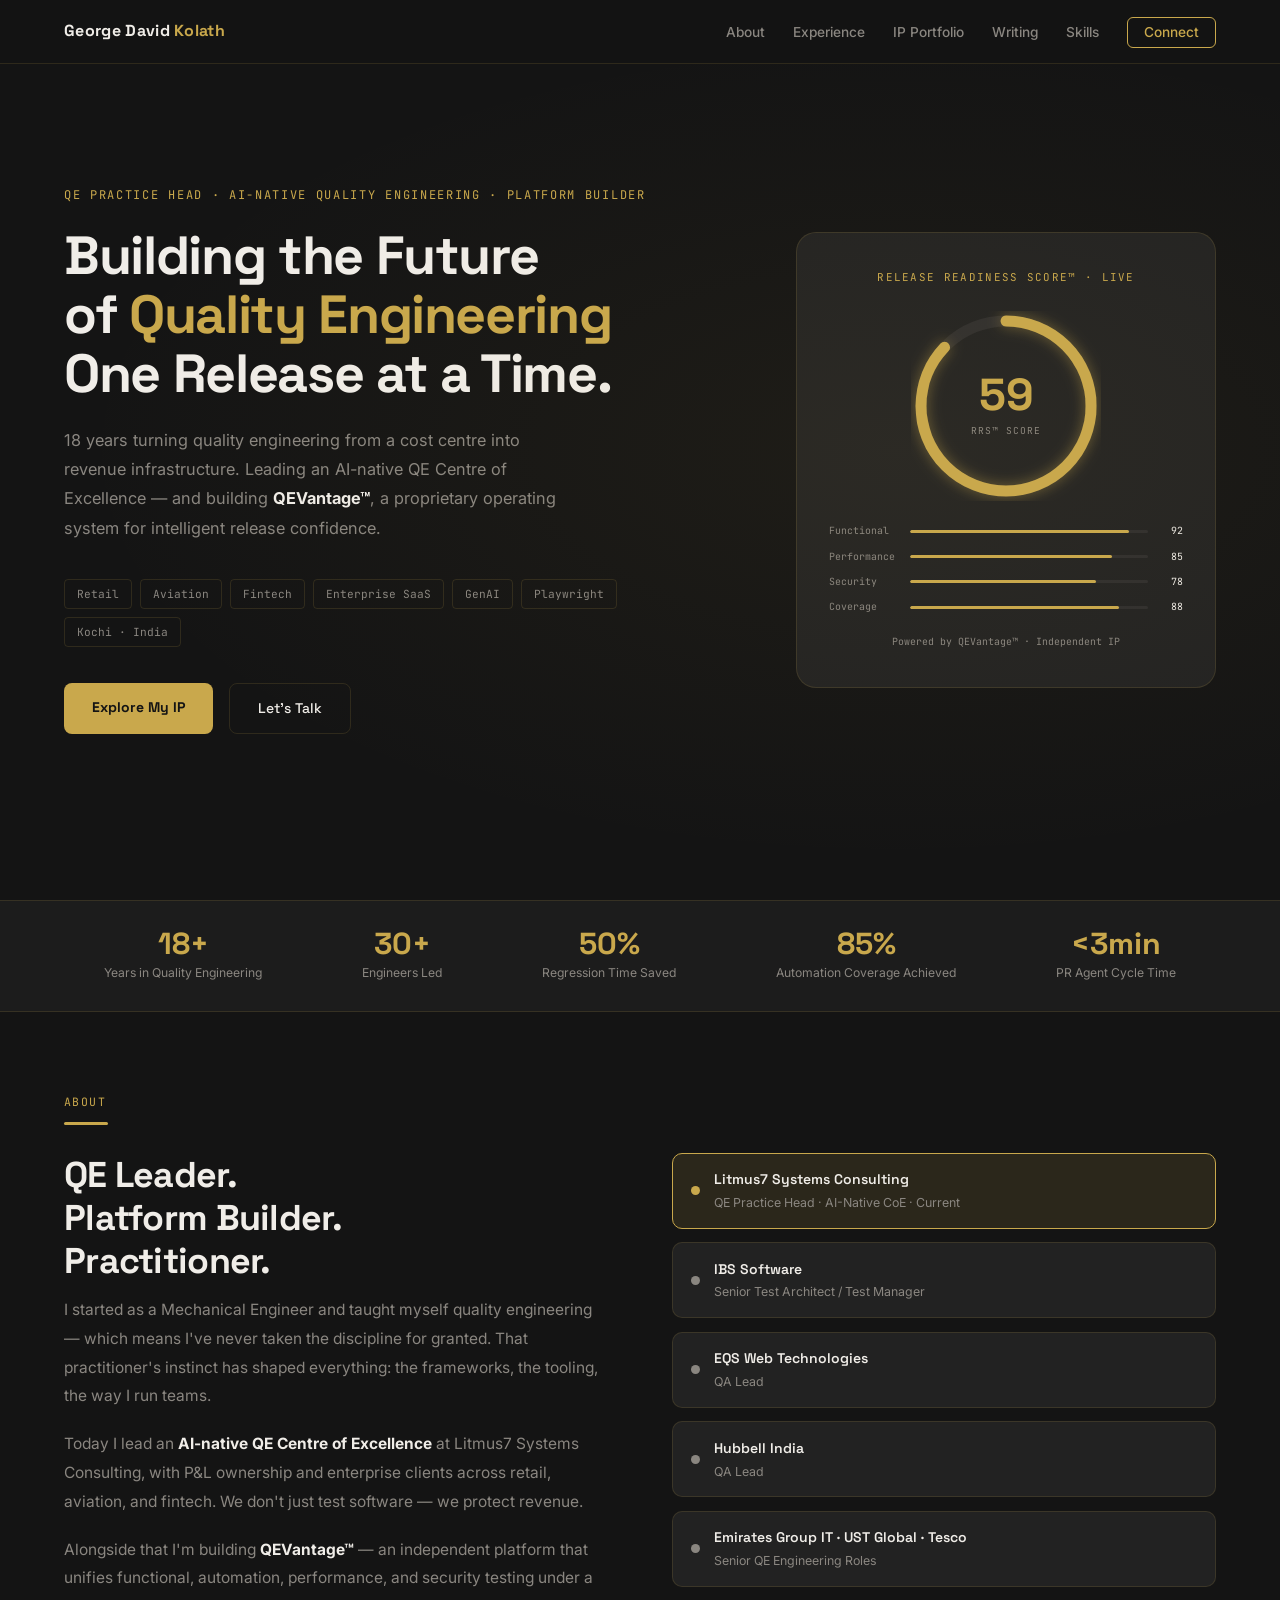
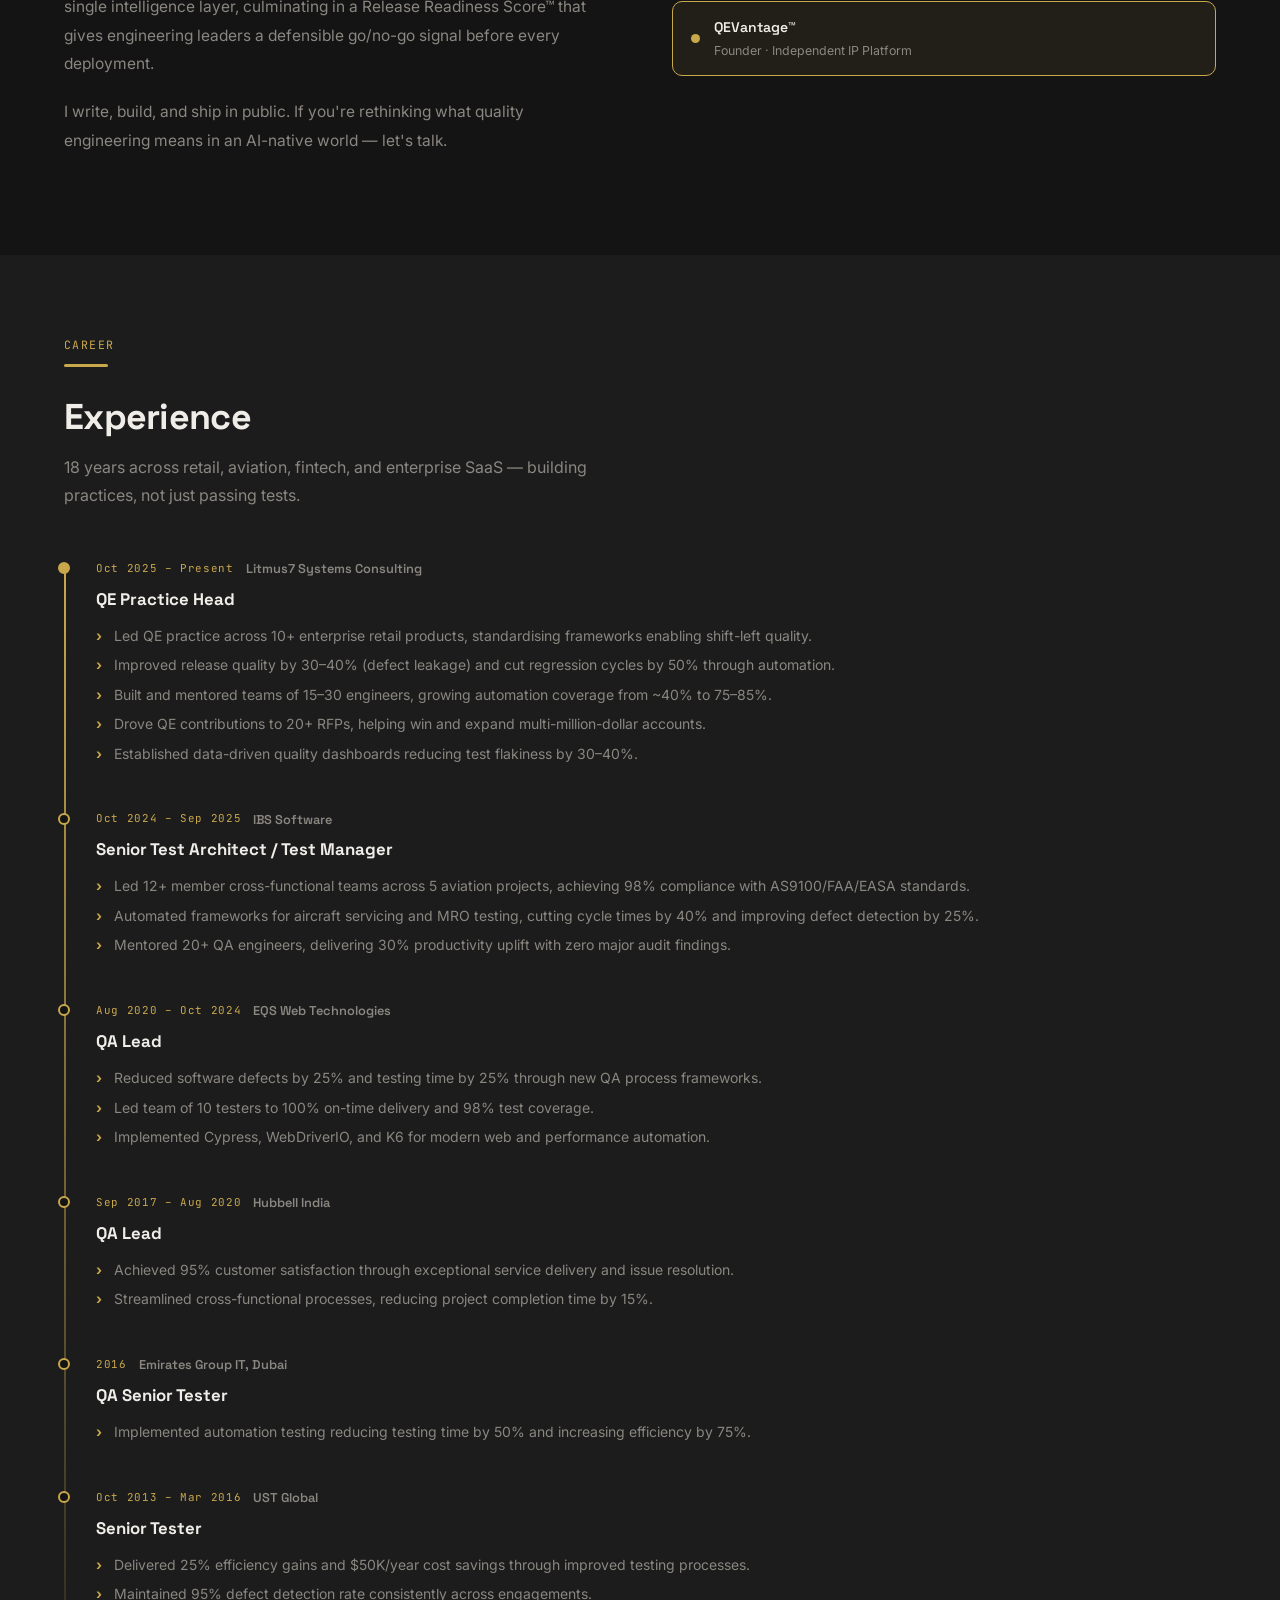
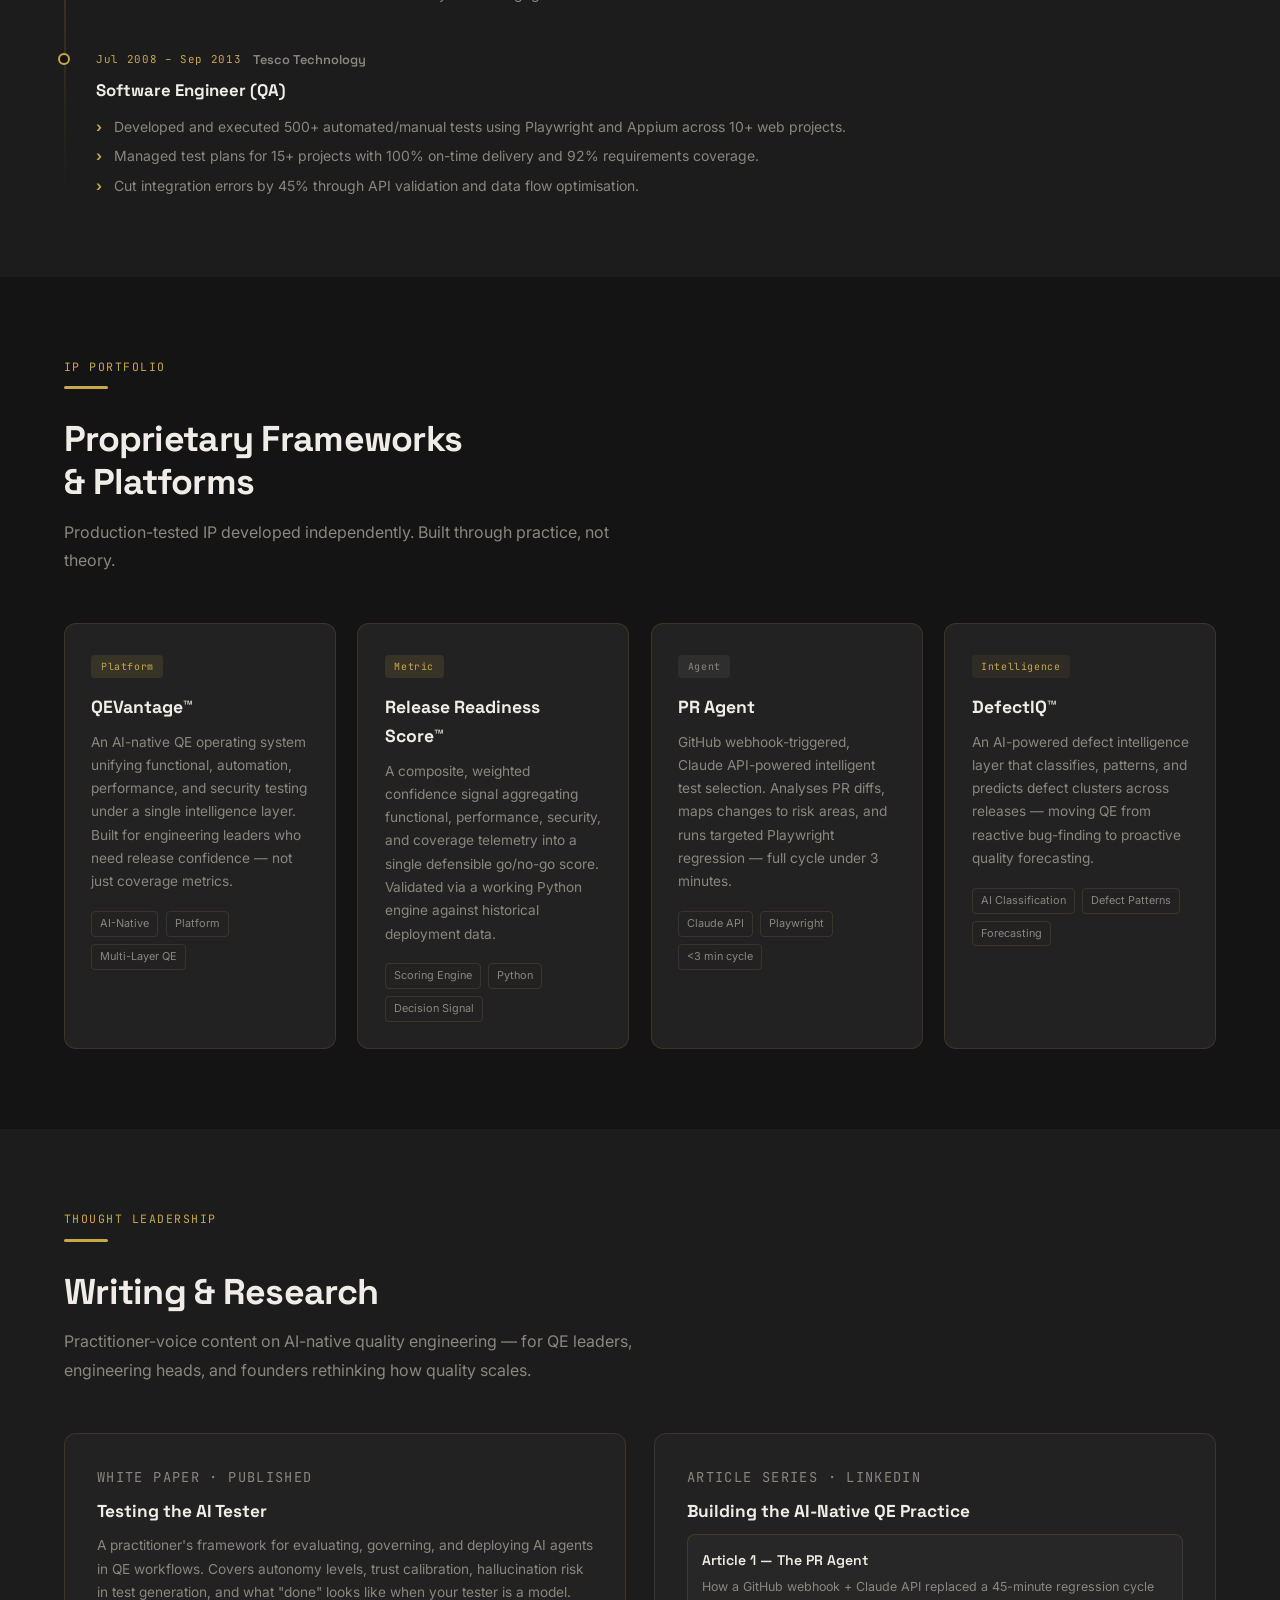
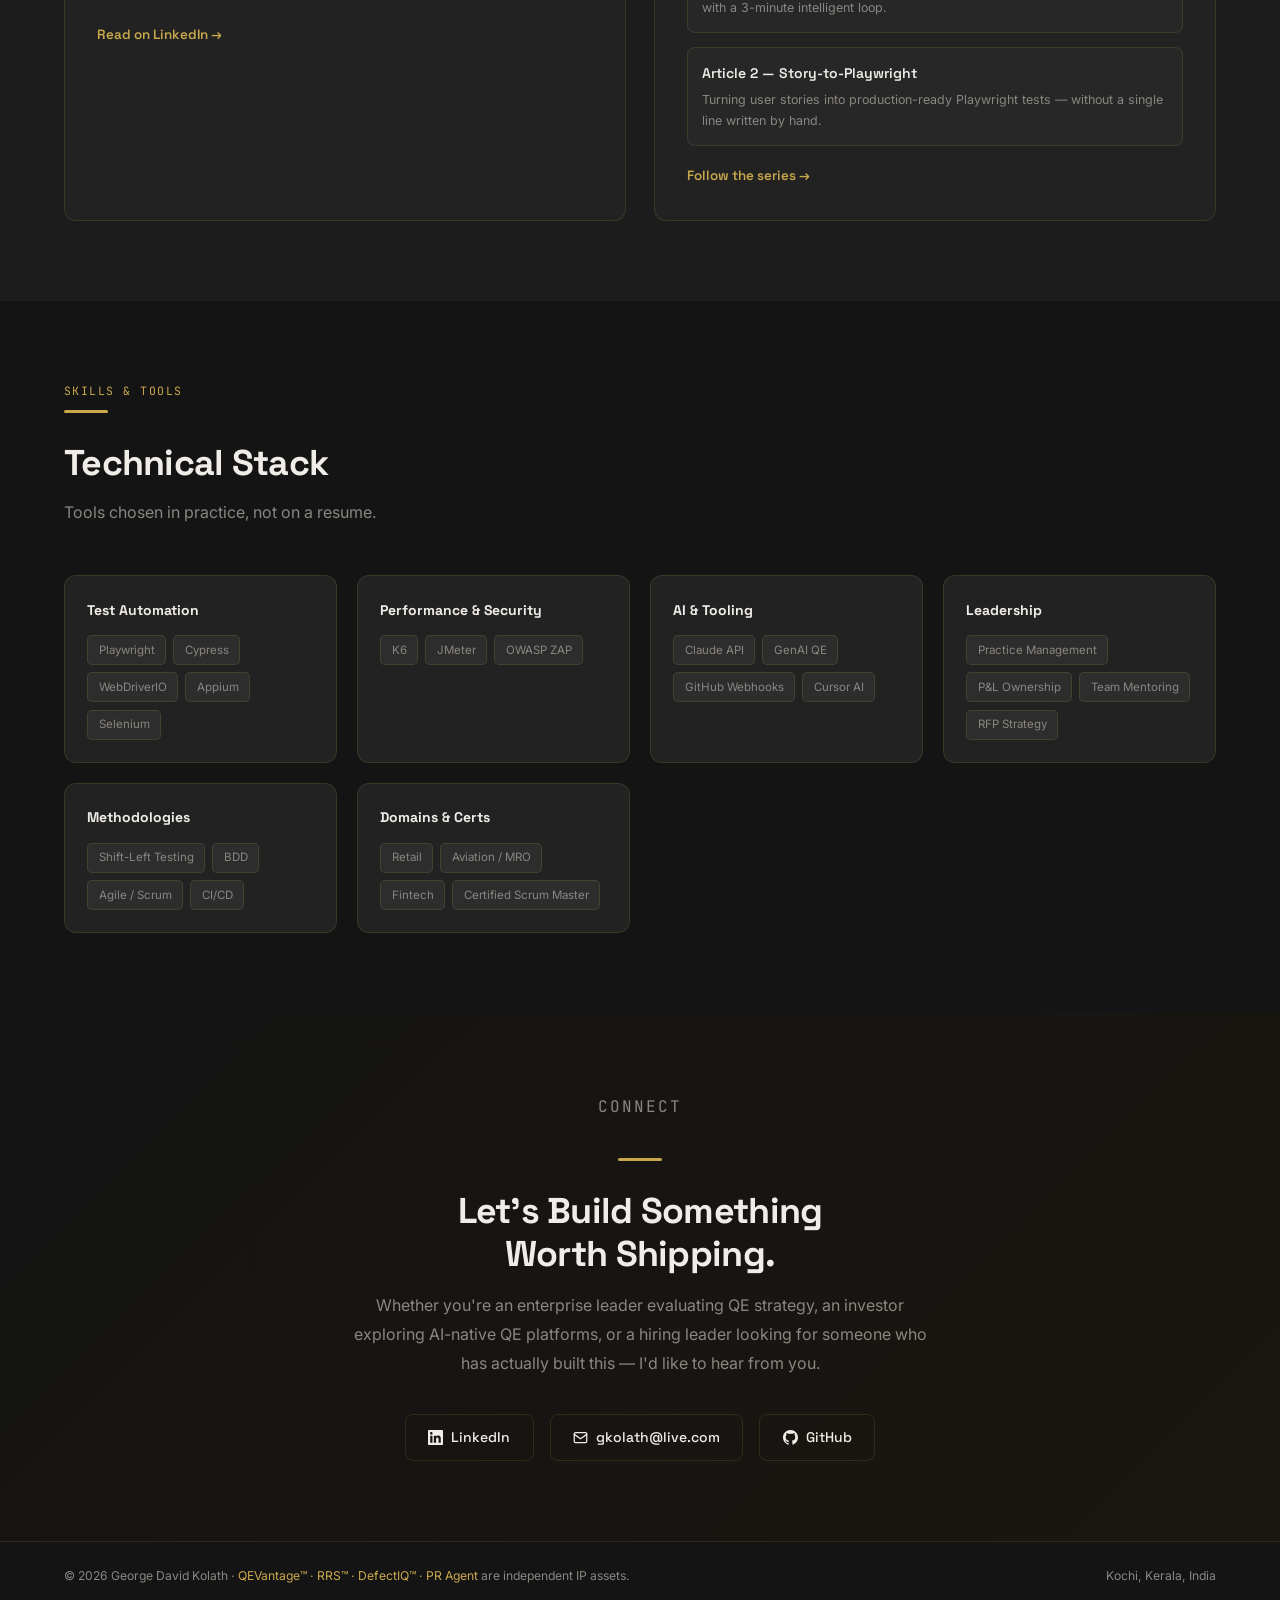
<file: index.html>
<!DOCTYPE html>
<html lang="en">
<head>
  <meta charset="UTF-8" />
  <meta name="viewport" content="width=device-width, initial-scale=1.0" />
  <title>George David Kolath — AI-Native QE Leader & Platform Builder</title>
  <link rel="preconnect" href="https://fonts.googleapis.com" />
  <link rel="preconnect" href="https://fonts.gstatic.com" crossorigin />
  <link href="https://fonts.googleapis.com/css2?family=Space+Grotesk:wght@300;400;500;600;700&family=Inter:wght@300;400;500;600&family=JetBrains+Mono:wght@400;500&display=swap" rel="stylesheet" />
  <style>
    *, *::before, *::after { box-sizing: border-box; margin: 0; padding: 0; }

    :root {
      --obsidian:  #141414;
      --obsidian-mid: #1C1C1C;
      --obsidian-card: #222222;
      --gold:      #C9A84C;
      --gold-dim:  rgba(201,168,76,0.12);
      --gold-glow: rgba(201,168,76,0.22);
      --amber:     #C9A84C;
      --white:     #F0EDE8;
      --slate:     #8A8680;
      --slate-dim: rgba(138,134,128,0.12);
      --border:    rgba(201,168,76,0.15);
      --radius:    12px;
    }

    html { scroll-behavior: smooth; }

    body {
      background: var(--obsidian);
      color: var(--white);
      font-family: 'Inter', sans-serif;
      font-size: 16px;
      line-height: 1.65;
      -webkit-font-smoothing: antialiased;
    }

    /* ── NAV ── */
    nav {
      position: fixed; top: 0; left: 0; right: 0; z-index: 100;
      display: flex; align-items: center; justify-content: space-between;
      padding: 0 5%; height: 64px;
      background: rgba(20,20,20,0.92);
      backdrop-filter: blur(14px);
      border-bottom: 1px solid var(--border);
    }
    .nav-logo {
      font-family: 'Space Grotesk', sans-serif;
      font-weight: 700; font-size: 1rem; letter-spacing: 0.02em;
    }
    .nav-logo span { color: var(--gold); }
    .nav-links { display: flex; gap: 1.75rem; list-style: none; }
    .nav-links a {
      color: var(--slate); text-decoration: none;
      font-size: 0.855rem; font-weight: 500;
      transition: color 0.2s;
    }
    .nav-links a:hover, .nav-links a.active { color: var(--gold); }
    .nav-cta {
      padding: 0.4rem 1rem;
      border: 1.5px solid var(--gold); border-radius: 6px;
      color: var(--gold) !important;
      transition: background 0.2s !important;
    }
    .nav-cta:hover { background: var(--gold-dim) !important; }
    .nav-toggle { display: none; background: none; border: none; cursor: pointer; color: var(--white); font-size: 1.4rem; }

    /* ── HERO ── */
    #hero {
      min-height: 100vh;
      display: flex; align-items: center;
      padding: 100px 5% 80px;
      position: relative; overflow: hidden;
    }
    #hero::after {
      content: ''; position: absolute; inset: 0;
      background: radial-gradient(ellipse at 70% 50%, rgba(201,168,76,0.06) 0%, transparent 65%);
      pointer-events: none;
    }
    .hero-grid {
      display: grid;
      grid-template-columns: 1fr 420px;
      gap: 4rem; align-items: center;
      max-width: 1200px; margin: 0 auto; width: 100%;
    }
    .hero-eyebrow {
      font-family: 'JetBrains Mono', monospace;
      font-size: 0.75rem; color: var(--gold);
      letter-spacing: 0.14em; text-transform: uppercase;
      margin-bottom: 1.25rem;
    }
    h1 {
      font-family: 'Space Grotesk', sans-serif;
      font-size: clamp(2.2rem, 4.2vw, 3.4rem);
      font-weight: 700; line-height: 1.1; letter-spacing: -0.025em;
      margin-bottom: 1.4rem;
    }
    h1 .hl { color: var(--gold); }
    .hero-sub {
      font-size: 1.02rem; color: var(--slate);
      max-width: 520px; line-height: 1.8; margin-bottom: 2.25rem;
    }
    .hero-tags { display: flex; flex-wrap: wrap; gap: 0.5rem; margin-bottom: 2.25rem; }
    .tag {
      font-family: 'JetBrains Mono', monospace;
      font-size: 0.7rem; padding: 0.3rem 0.75rem;
      border: 1px solid var(--border); border-radius: 4px; color: var(--slate);
    }
    .hero-actions { display: flex; gap: 1rem; flex-wrap: wrap; }
    .btn-primary {
      padding: 0.8rem 1.75rem; background: var(--gold); color: var(--obsidian);
      font-family: 'Space Grotesk', sans-serif; font-weight: 700; font-size: 0.875rem;
      border: none; border-radius: 8px; cursor: pointer; text-decoration: none;
      transition: opacity 0.2s, transform 0.15s; display: inline-block;
    }
    .btn-primary:hover { opacity: 0.88; transform: translateY(-1px); }
    .btn-ghost {
      padding: 0.8rem 1.75rem; background: transparent; color: var(--white);
      font-family: 'Space Grotesk', sans-serif; font-weight: 500; font-size: 0.875rem;
      border: 1.5px solid var(--border); border-radius: 8px;
      cursor: pointer; text-decoration: none;
      transition: border-color 0.2s, color 0.2s; display: inline-block;
    }
    .btn-ghost:hover { border-color: var(--gold); color: var(--gold); }

    /* ── RRS RING ── */
    .rrs-panel {
      background: var(--obsidian-card); border: 1px solid var(--border);
      border-radius: 20px; padding: 2.25rem 2rem;
      display: flex; flex-direction: column; align-items: center;
    }
    .rrs-label {
      font-family: 'JetBrains Mono', monospace;
      font-size: 0.68rem; color: var(--gold);
      letter-spacing: 0.12em; text-transform: uppercase; margin-bottom: 1.5rem;
    }
    .rrs-ring-wrap { position: relative; width: 190px; height: 190px; }
    .rrs-ring-wrap svg { width: 100%; height: 100%; transform: rotate(-90deg); }
    .rrs-track { fill: none; stroke: var(--slate-dim); stroke-width: 11; }
    .rrs-fill {
      fill: none; stroke: var(--amber); stroke-width: 11; stroke-linecap: round;
      stroke-dasharray: 534; stroke-dashoffset: 534;
      transition: stroke-dashoffset 2s cubic-bezier(0.4,0,0.2,1);
      filter: drop-shadow(0 0 7px rgba(201,168,76,0.45));
    }
    .rrs-center {
      position: absolute; inset: 0;
      display: flex; flex-direction: column; align-items: center; justify-content: center;
    }
    .rrs-score {
      font-family: 'Space Grotesk', sans-serif;
      font-size: 2.8rem; font-weight: 700; color: var(--amber); line-height: 1;
    }
    .rrs-score-lbl {
      font-family: 'JetBrains Mono', monospace;
      font-size: 0.6rem; color: var(--slate); letter-spacing: 0.1em;
      text-transform: uppercase; margin-top: 0.3rem;
    }
    .rrs-bars { margin-top: 1.4rem; width: 100%; display: flex; flex-direction: column; gap: 0.55rem; }
    .rrs-bar-row { display: flex; align-items: center; gap: 0.7rem; }
    .rrs-bar-name { font-family: 'JetBrains Mono', monospace; font-size: 0.62rem; color: var(--slate); width: 70px; flex-shrink: 0; }
    .rrs-bar-track { flex: 1; height: 3px; background: var(--slate-dim); border-radius: 2px; overflow: hidden; }
    .rrs-bar-fill { height: 100%; background: var(--gold); border-radius: 2px; width: 0; transition: width 2s cubic-bezier(0.4,0,0.2,1); }
    .rrs-bar-val { font-family: 'JetBrains Mono', monospace; font-size: 0.62rem; color: var(--white); width: 24px; text-align: right; }
    .rrs-footnote { font-family: 'JetBrains Mono', monospace; font-size: 0.62rem; color: var(--slate); margin-top: 1.2rem; text-align: center; }

    /* ── STATS BAR ── */
    .stats-bar {
      background: var(--obsidian-mid);
      border-top: 1px solid var(--border); border-bottom: 1px solid var(--border);
      padding: 1.75rem 5%;
    }
    .stats-inner {
      max-width: 1200px; margin: 0 auto;
      display: flex; justify-content: space-around; flex-wrap: wrap; gap: 1.25rem;
    }
    .stat-item { text-align: center; }
    .stat-num { font-family: 'Space Grotesk', sans-serif; font-size: 1.9rem; font-weight: 700; color: var(--gold); line-height: 1; }
    .stat-desc { font-size: 0.76rem; color: var(--slate); margin-top: 0.25rem; }

    /* ── SECTIONS (shared) ── */
    section { padding: 5rem 5%; }
    .section-inner { max-width: 1200px; margin: 0 auto; }
    .eyebrow {
      font-family: 'JetBrains Mono', monospace;
      font-size: 0.72rem; color: var(--gold);
      letter-spacing: 0.13em; text-transform: uppercase; margin-bottom: 0.65rem;
    }
    h2 {
      font-family: 'Space Grotesk', sans-serif;
      font-size: clamp(1.7rem, 2.8vw, 2.3rem);
      font-weight: 700; letter-spacing: -0.02em; line-height: 1.2; margin-bottom: 0.9rem;
    }
    .section-lead { font-size: 1rem; color: var(--slate); max-width: 580px; line-height: 1.8; margin-bottom: 3rem; }
    .divider { width: 44px; height: 3px; background: var(--gold); border-radius: 2px; margin-bottom: 1.75rem; }
    .alt-bg { background: var(--obsidian-mid); }

    /* ── ABOUT ── */
    .about-grid { display: grid; grid-template-columns: 1fr 1fr; gap: 4rem; align-items: start; }
    .about-body { font-size: 0.97rem; color: var(--slate); line-height: 1.85; }
    .about-body p { margin-bottom: 1.2rem; }
    .about-body strong { color: var(--white); }
    .about-right { display: flex; flex-direction: column; gap: 0.85rem; }
    .exp-pill {
      background: var(--obsidian-card); border: 1px solid var(--border);
      border-radius: 10px; padding: 0.9rem 1.1rem;
      display: flex; align-items: center; gap: 0.9rem;
    }
    .exp-pill.current { border-color: var(--gold); background: var(--gold-dim); }
    .dot { width: 9px; height: 9px; border-radius: 50%; flex-shrink: 0; }
    .dot-gold { background: var(--gold); }
    .dot-slate { background: var(--slate); }
    .dot-amber { background: var(--amber); }
    .pill-co { font-family: 'Space Grotesk', sans-serif; font-weight: 600; font-size: 0.875rem; }
    .pill-role { font-size: 0.775rem; color: var(--slate); margin-top: 0.1rem; }

    /* ── TIMELINE ── */
    .timeline { position: relative; padding-left: 2rem; }
    .timeline::before {
      content: ''; position: absolute; left: 0; top: 6px; bottom: 6px;
      width: 2px; background: linear-gradient(to bottom, var(--gold), var(--obsidian-mid));
      border-radius: 2px;
    }
    .tl-item { position: relative; margin-bottom: 2.75rem; }
    .tl-item:last-child { margin-bottom: 0; }
    .tl-dot {
      position: absolute; left: -2.4rem; top: 4px;
      width: 12px; height: 12px; border-radius: 50%;
      border: 2px solid var(--gold); background: var(--obsidian);
    }
    .tl-item:first-child .tl-dot { background: var(--gold); }
    .tl-meta {
      display: flex; flex-wrap: wrap; gap: 0.75rem; align-items: center;
      margin-bottom: 0.4rem;
    }
    .tl-date {
      font-family: 'JetBrains Mono', monospace;
      font-size: 0.68rem; color: var(--gold); letter-spacing: 0.06em;
    }
    .tl-company {
      font-family: 'Space Grotesk', sans-serif;
      font-size: 0.8rem; font-weight: 600; color: var(--slate);
    }
    .tl-role {
      font-family: 'Space Grotesk', sans-serif;
      font-size: 1.05rem; font-weight: 700; margin-bottom: 0.65rem;
    }
    .tl-item ul { list-style: none; display: flex; flex-direction: column; gap: 0.4rem; }
    .tl-item ul li {
      font-size: 0.875rem; color: var(--slate); line-height: 1.65;
      padding-left: 1.1rem; position: relative;
    }
    .tl-item ul li::before {
      content: '›'; position: absolute; left: 0; color: var(--gold); font-weight: 700;
    }

    /* ── IP CARDS ── */
    .ip-grid { display: grid; grid-template-columns: repeat(auto-fill, minmax(270px, 1fr)); gap: 1.35rem; }
    .ip-card {
      background: var(--obsidian-card); border: 1px solid var(--border);
      border-radius: var(--radius); padding: 1.65rem;
      position: relative; overflow: hidden;
      transition: border-color 0.25s, transform 0.2s;
    }
    .ip-card::before {
      content: ''; position: absolute; top: 0; left: 0; right: 0; height: 3px;
      background: var(--gold); transform: scaleX(0); transform-origin: left;
      transition: transform 0.3s;
    }
    .ip-card:hover { border-color: var(--gold); transform: translateY(-3px); }
    .ip-card:hover::before { transform: scaleX(1); }
    .ip-badge {
      display: inline-block; font-family: 'JetBrains Mono', monospace;
      font-size: 0.62rem; padding: 0.22rem 0.6rem; border-radius: 4px;
      margin-bottom: 0.9rem; letter-spacing: 0.06em;
    }
    .badge-platform { background: rgba(201,168,76,0.12); color: var(--gold); }
    .badge-metric   { background: rgba(201,168,76,0.12); color: var(--amber); }
    .badge-agent    { background: rgba(138,134,128,0.12); color: var(--slate); }
    .badge-intel    { background: rgba(201,168,76,0.08); color: var(--gold); }
    .ip-card h3 { font-family: 'Space Grotesk', sans-serif; font-size: 1.1rem; font-weight: 700; margin-bottom: 0.55rem; }
    .ip-card p { font-size: 0.855rem; color: var(--slate); line-height: 1.7; }
    .ip-tags { display: flex; flex-wrap: wrap; gap: 0.45rem; margin-top: 1.1rem; }
    .ip-tag { font-size: 0.68rem; padding: 0.18rem 0.5rem; border: 1px solid var(--border); border-radius: 4px; color: var(--slate); }

    /* ── THOUGHT LEADERSHIP ── */
    .content-grid { display: grid; grid-template-columns: 1fr 1fr; gap: 1.75rem; }
    .content-card {
      background: var(--obsidian-card); border: 1px solid var(--border);
      border-radius: var(--radius); padding: 2rem;
      transition: border-color 0.2s;
    }
    .content-card:hover { border-color: var(--gold); }
    .content-type {
      font-family: 'JetBrains Mono', monospace;
      font-size: 0.65rem; color: var(--gold); letter-spacing: 0.1em;
      text-transform: uppercase; margin-bottom: 0.7rem;
    }
    .content-card h3 { font-family: 'Space Grotesk', sans-serif; font-size: 1.08rem; font-weight: 700; margin-bottom: 0.7rem; line-height: 1.3; }
    .content-card p { font-size: 0.855rem; color: var(--slate); line-height: 1.72; }
    .content-card a {
      display: inline-flex; align-items: center; gap: 0.4rem;
      margin-top: 1.2rem; font-family: 'Space Grotesk', sans-serif;
      font-size: 0.84rem; font-weight: 600; color: var(--gold); text-decoration: none;
      transition: gap 0.2s;
    }
    .content-card a:hover { gap: 0.7rem; }
    .articles-list { display: flex; flex-direction: column; gap: 0.85rem; margin-top: 0.4rem; }
    .article-item {
      padding: 0.85rem; background: rgba(138,134,128,0.05);
      border-radius: 8px; border: 1px solid var(--border);
    }
    .article-item h4 { font-family: 'Space Grotesk', sans-serif; font-size: 0.875rem; font-weight: 600; margin-bottom: 0.25rem; }
    .article-item p { font-size: 0.78rem; color: var(--slate); }

    /* ── SKILLS ── */
    .skills-grid { display: grid; grid-template-columns: repeat(auto-fill, minmax(240px, 1fr)); gap: 1.25rem; }
    .skill-group {
      background: var(--obsidian-card); border: 1px solid var(--border);
      border-radius: var(--radius); padding: 1.4rem;
    }
    .skill-group h3 { font-family: 'Space Grotesk', sans-serif; font-size: 0.875rem; font-weight: 700; margin-bottom: 0.85rem; color: var(--white); }
    .skill-tags { display: flex; flex-wrap: wrap; gap: 0.45rem; }
    .skill-tag {
      font-size: 0.72rem; padding: 0.28rem 0.65rem;
      background: var(--slate-dim); border: 1px solid var(--border);
      border-radius: 5px; color: var(--slate);
    }

    /* ── CONTACT ── */
    #contact { background: linear-gradient(135deg, #141414 0%, #1a1610 100%); }
    .contact-wrap { max-width: 600px; margin: 0 auto; text-align: center; }
    .contact-wrap h2 { margin-bottom: 1rem; }
    .contact-wrap p { color: var(--slate); font-size: 1rem; line-height: 1.8; margin-bottom: 2.25rem; }
    .contact-links { display: flex; justify-content: center; gap: 1rem; flex-wrap: wrap; }
    .contact-link {
      display: flex; align-items: center; gap: 0.5rem;
      padding: 0.7rem 1.4rem; border: 1.5px solid var(--border); border-radius: 8px;
      color: var(--white); text-decoration: none;
      font-family: 'Space Grotesk', sans-serif; font-size: 0.875rem; font-weight: 500;
      transition: border-color 0.2s, color 0.2s;
    }
    .contact-link:hover { border-color: var(--gold); color: var(--gold); }
    .contact-link svg { width: 15px; height: 15px; flex-shrink: 0; }

    /* ── FOOTER ── */
    footer {
      padding: 1.5rem 5%; border-top: 1px solid var(--border);
      display: flex; align-items: center; justify-content: space-between; flex-wrap: wrap; gap: 1rem;
    }
    footer p { font-size: 0.76rem; color: var(--slate); }
    footer span { color: var(--gold); }

    /* ── RESPONSIVE ── */
    @media (max-width: 960px) {
      .hero-grid { grid-template-columns: 1fr; }
      .rrs-panel { display: none; }
      .about-grid { grid-template-columns: 1fr; gap: 2.5rem; }
      .content-grid { grid-template-columns: 1fr; }
      .nav-links { display: none; }
      .nav-toggle { display: block; }
      .stats-inner { justify-content: center; gap: 2rem; }
    }

    @media (prefers-reduced-motion: reduce) {
      .rrs-fill, .rrs-bar-fill { transition: none; }
    }
  </style>
</head>
<body>

<!-- NAV -->
<nav>
  <div class="nav-logo">George David <span>Kolath</span></div>
  <ul class="nav-links" id="navLinks">
    <li><a href="#about">About</a></li>
    <li><a href="#experience">Experience</a></li>
    <li><a href="#ip">IP Portfolio</a></li>
    <li><a href="#thought-leadership">Writing</a></li>
    <li><a href="#skills">Skills</a></li>
    <li><a href="#contact" class="nav-cta">Connect</a></li>
  </ul>
  <button class="nav-toggle" id="navToggle" aria-label="Toggle menu">☰</button>
</nav>

<!-- HERO -->
<section id="hero">
  <div class="hero-grid">
    <div>
      <p class="hero-eyebrow">QE Practice Head · AI-Native Quality Engineering · Platform Builder</p>
      <h1>Building the Future<br/>of <span class="hl">Quality Engineering</span><br/>One Release at a Time.</h1>
      <p class="hero-sub">18 years turning quality engineering from a cost centre into revenue infrastructure. Leading an AI-native QE Centre of Excellence — and building <strong style="color:var(--white)">QEVantage™</strong>, a proprietary operating system for intelligent release confidence.</p>
      <div class="hero-tags">
        <span class="tag">Retail</span><span class="tag">Aviation</span><span class="tag">Fintech</span>
        <span class="tag">Enterprise SaaS</span><span class="tag">GenAI</span>
        <span class="tag">Playwright</span><span class="tag">Kochi · India</span>
      </div>
      <div class="hero-actions">
        <a href="#ip" class="btn-primary">Explore My IP</a>
        <a href="#contact" class="btn-ghost">Let's Talk</a>
      </div>
    </div>

    <div class="rrs-panel">
      <p class="rrs-label">Release Readiness Score™ · Live</p>
      <div class="rrs-ring-wrap">
        <svg viewBox="0 0 190 190" xmlns="http://www.w3.org/2000/svg">
          <circle class="rrs-track" cx="95" cy="95" r="85"/>
          <circle class="rrs-fill" id="rrsArc" cx="95" cy="95" r="85"/>
        </svg>
        <div class="rrs-center">
          <div class="rrs-score" id="rrsNum">0</div>
          <div class="rrs-score-lbl">RRS™ Score</div>
        </div>
      </div>
      <div class="rrs-bars">
        <div class="rrs-bar-row">
          <span class="rrs-bar-name">Functional</span>
          <div class="rrs-bar-track"><div class="rrs-bar-fill" data-w="92"></div></div>
          <span class="rrs-bar-val">92</span>
        </div>
        <div class="rrs-bar-row">
          <span class="rrs-bar-name">Performance</span>
          <div class="rrs-bar-track"><div class="rrs-bar-fill" data-w="85"></div></div>
          <span class="rrs-bar-val">85</span>
        </div>
        <div class="rrs-bar-row">
          <span class="rrs-bar-name">Security</span>
          <div class="rrs-bar-track"><div class="rrs-bar-fill" data-w="78"></div></div>
          <span class="rrs-bar-val">78</span>
        </div>
        <div class="rrs-bar-row">
          <span class="rrs-bar-name">Coverage</span>
          <div class="rrs-bar-track"><div class="rrs-bar-fill" data-w="88"></div></div>
          <span class="rrs-bar-val">88</span>
        </div>
      </div>
      <p class="rrs-footnote">Powered by QEVantage™ · Independent IP</p>
    </div>
  </div>
</section>

<!-- STATS -->
<div class="stats-bar">
  <div class="stats-inner">
    <div class="stat-item"><div class="stat-num">18+</div><div class="stat-desc">Years in Quality Engineering</div></div>
    <div class="stat-item"><div class="stat-num">30+</div><div class="stat-desc">Engineers Led</div></div>
    <div class="stat-item"><div class="stat-num">50%</div><div class="stat-desc">Regression Time Saved</div></div>
    <div class="stat-item"><div class="stat-num">85%</div><div class="stat-desc">Automation Coverage Achieved</div></div>
    <div class="stat-item"><div class="stat-num">&lt;3min</div><div class="stat-desc">PR Agent Cycle Time</div></div>
  </div>
</div>

<!-- ABOUT -->
<section id="about">
  <div class="section-inner">
    <p class="eyebrow">About</p>
    <div class="divider"></div>
    <div class="about-grid">
      <div>
        <h2>QE Leader.<br/>Platform Builder.<br/>Practitioner.</h2>
        <div class="about-body">
          <p>I started as a Mechanical Engineer and taught myself quality engineering — which means I've never taken the discipline for granted. That practitioner's instinct has shaped everything: the frameworks, the tooling, the way I run teams.</p>
          <p>Today I lead an <strong>AI-native QE Centre of Excellence</strong> at Litmus7 Systems Consulting, with P&L ownership and enterprise clients across retail, aviation, and fintech. We don't just test software — we protect revenue.</p>
          <p>Alongside that I'm building <strong>QEVantage™</strong> — an independent platform that unifies functional, automation, performance, and security testing under a single intelligence layer, culminating in a Release Readiness Score™ that gives engineering leaders a defensible go/no-go signal before every deployment.</p>
          <p>I write, build, and ship in public. If you're rethinking what quality engineering means in an AI-native world — let's talk.</p>
        </div>
      </div>
      <div class="about-right">
        <div class="exp-pill current">
          <div class="dot dot-gold"></div>
          <div><div class="pill-co">Litmus7 Systems Consulting</div><div class="pill-role">QE Practice Head · AI-Native CoE · Current</div></div>
        </div>
        <div class="exp-pill">
          <div class="dot dot-slate"></div>
          <div><div class="pill-co">IBS Software</div><div class="pill-role">Senior Test Architect / Test Manager</div></div>
        </div>
        <div class="exp-pill">
          <div class="dot dot-slate"></div>
          <div><div class="pill-co">EQS Web Technologies</div><div class="pill-role">QA Lead</div></div>
        </div>
        <div class="exp-pill">
          <div class="dot dot-slate"></div>
          <div><div class="pill-co">Hubbell India</div><div class="pill-role">QA Lead</div></div>
        </div>
        <div class="exp-pill">
          <div class="dot dot-slate"></div>
          <div><div class="pill-co">Emirates Group IT · UST Global · Tesco</div><div class="pill-role">Senior QE Engineering Roles</div></div>
        </div>
        <div class="exp-pill" style="border-color:var(--amber); background: rgba(201,168,76,0.07);">
          <div class="dot dot-amber"></div>
          <div><div class="pill-co">QEVantage™</div><div class="pill-role">Founder · Independent IP Platform</div></div>
        </div>
      </div>
    </div>
  </div>
</section>

<!-- EXPERIENCE TIMELINE -->
<section id="experience" class="alt-bg">
  <div class="section-inner">
    <p class="eyebrow">Career</p>
    <div class="divider"></div>
    <h2>Experience</h2>
    <p class="section-lead">18 years across retail, aviation, fintech, and enterprise SaaS — building practices, not just passing tests.</p>
    <div class="timeline">

      <div class="tl-item">
        <div class="tl-dot"></div>
        <div class="tl-meta">
          <span class="tl-date">Oct 2025 – Present</span>
          <span class="tl-company">Litmus7 Systems Consulting</span>
        </div>
        <div class="tl-role">QE Practice Head</div>
        <ul>
          <li>Led QE practice across 10+ enterprise retail products, standardising frameworks enabling shift-left quality.</li>
          <li>Improved release quality by 30–40% (defect leakage) and cut regression cycles by 50% through automation.</li>
          <li>Built and mentored teams of 15–30 engineers, growing automation coverage from ~40% to 75–85%.</li>
          <li>Drove QE contributions to 20+ RFPs, helping win and expand multi-million-dollar accounts.</li>
          <li>Established data-driven quality dashboards reducing test flakiness by 30–40%.</li>
        </ul>
      </div>

      <div class="tl-item">
        <div class="tl-dot"></div>
        <div class="tl-meta">
          <span class="tl-date">Oct 2024 – Sep 2025</span>
          <span class="tl-company">IBS Software</span>
        </div>
        <div class="tl-role">Senior Test Architect / Test Manager</div>
        <ul>
          <li>Led 12+ member cross-functional teams across 5 aviation projects, achieving 98% compliance with AS9100/FAA/EASA standards.</li>
          <li>Automated frameworks for aircraft servicing and MRO testing, cutting cycle times by 40% and improving defect detection by 25%.</li>
          <li>Mentored 20+ QA engineers, delivering 30% productivity uplift with zero major audit findings.</li>
        </ul>
      </div>

      <div class="tl-item">
        <div class="tl-dot"></div>
        <div class="tl-meta">
          <span class="tl-date">Aug 2020 – Oct 2024</span>
          <span class="tl-company">EQS Web Technologies</span>
        </div>
        <div class="tl-role">QA Lead</div>
        <ul>
          <li>Reduced software defects by 25% and testing time by 25% through new QA process frameworks.</li>
          <li>Led team of 10 testers to 100% on-time delivery and 98% test coverage.</li>
          <li>Implemented Cypress, WebDriverIO, and K6 for modern web and performance automation.</li>
        </ul>
      </div>

      <div class="tl-item">
        <div class="tl-dot"></div>
        <div class="tl-meta">
          <span class="tl-date">Sep 2017 – Aug 2020</span>
          <span class="tl-company">Hubbell India</span>
        </div>
        <div class="tl-role">QA Lead</div>
        <ul>
          <li>Achieved 95% customer satisfaction through exceptional service delivery and issue resolution.</li>
          <li>Streamlined cross-functional processes, reducing project completion time by 15%.</li>
        </ul>
      </div>

      <div class="tl-item">
        <div class="tl-dot"></div>
        <div class="tl-meta">
          <span class="tl-date">2016</span>
          <span class="tl-company">Emirates Group IT, Dubai</span>
        </div>
        <div class="tl-role">QA Senior Tester</div>
        <ul>
          <li>Implemented automation testing reducing testing time by 50% and increasing efficiency by 75%.</li>
        </ul>
      </div>

      <div class="tl-item">
        <div class="tl-dot"></div>
        <div class="tl-meta">
          <span class="tl-date">Oct 2013 – Mar 2016</span>
          <span class="tl-company">UST Global</span>
        </div>
        <div class="tl-role">Senior Tester</div>
        <ul>
          <li>Delivered 25% efficiency gains and $50K/year cost savings through improved testing processes.</li>
          <li>Maintained 95% defect detection rate consistently across engagements.</li>
        </ul>
      </div>

      <div class="tl-item">
        <div class="tl-dot"></div>
        <div class="tl-meta">
          <span class="tl-date">Jul 2008 – Sep 2013</span>
          <span class="tl-company">Tesco Technology</span>
        </div>
        <div class="tl-role">Software Engineer (QA)</div>
        <ul>
          <li>Developed and executed 500+ automated/manual tests using Playwright and Appium across 10+ web projects.</li>
          <li>Managed test plans for 15+ projects with 100% on-time delivery and 92% requirements coverage.</li>
          <li>Cut integration errors by 45% through API validation and data flow optimisation.</li>
        </ul>
      </div>

    </div>
  </div>
</section>

<!-- IP PORTFOLIO -->
<section id="ip">
  <div class="section-inner">
    <p class="eyebrow">IP Portfolio</p>
    <div class="divider"></div>
    <h2>Proprietary Frameworks<br/>& Platforms</h2>
    <p class="section-lead">Production-tested IP developed independently. Built through practice, not theory.</p>
    <div class="ip-grid">

      <div class="ip-card">
        <span class="ip-badge badge-platform">Platform</span>
        <h3>QEVantage™</h3>
        <p>An AI-native QE operating system unifying functional, automation, performance, and security testing under a single intelligence layer. Built for engineering leaders who need release confidence — not just coverage metrics.</p>
        <div class="ip-tags"><span class="ip-tag">AI-Native</span><span class="ip-tag">Platform</span><span class="ip-tag">Multi-Layer QE</span></div>
      </div>

      <div class="ip-card">
        <span class="ip-badge badge-metric">Metric</span>
        <h3>Release Readiness Score™</h3>
        <p>A composite, weighted confidence signal aggregating functional, performance, security, and coverage telemetry into a single defensible go/no-go score. Validated via a working Python engine against historical deployment data.</p>
        <div class="ip-tags"><span class="ip-tag">Scoring Engine</span><span class="ip-tag">Python</span><span class="ip-tag">Decision Signal</span></div>
      </div>

      <div class="ip-card">
        <span class="ip-badge badge-agent">Agent</span>
        <h3>PR Agent</h3>
        <p>GitHub webhook-triggered, Claude API-powered intelligent test selection. Analyses PR diffs, maps changes to risk areas, and runs targeted Playwright regression — full cycle under 3 minutes.</p>
        <div class="ip-tags"><span class="ip-tag">Claude API</span><span class="ip-tag">Playwright</span><span class="ip-tag">&lt;3 min cycle</span></div>
      </div>

      <div class="ip-card">
        <span class="ip-badge badge-intel">Intelligence</span>
        <h3>DefectIQ™</h3>
        <p>An AI-powered defect intelligence layer that classifies, patterns, and predicts defect clusters across releases — moving QE from reactive bug-finding to proactive quality forecasting.</p>
        <div class="ip-tags"><span class="ip-tag">AI Classification</span><span class="ip-tag">Defect Patterns</span><span class="ip-tag">Forecasting</span></div>
      </div>

    </div>
  </div>
</section>

<!-- THOUGHT LEADERSHIP -->
<section id="thought-leadership" class="alt-bg">
  <div class="section-inner">
    <p class="eyebrow">Thought Leadership</p>
    <div class="divider"></div>
    <h2>Writing & Research</h2>
    <p class="section-lead">Practitioner-voice content on AI-native quality engineering — for QE leaders, engineering heads, and founders rethinking how quality scales.</p>
    <div class="content-grid">

      <div class="content-card">
        <p class="content-type">White Paper · Published</p>
        <h3>Testing the AI Tester</h3>
        <p>A practitioner's framework for evaluating, governing, and deploying AI agents in QE workflows. Covers autonomy levels, trust calibration, hallucination risk in test generation, and what "done" looks like when your tester is a model.</p>
        <a href="https://www.linkedin.com/in/george-david-kolath/" target="_blank" rel="noopener">Read on LinkedIn →</a>
      </div>

      <div class="content-card">
        <p class="content-type">Article Series · LinkedIn</p>
        <h3>Building the AI-Native QE Practice</h3>
        <div class="articles-list">
          <div class="article-item">
            <h4>Article 1 — The PR Agent</h4>
            <p>How a GitHub webhook + Claude API replaced a 45-minute regression cycle with a 3-minute intelligent loop.</p>
          </div>
          <div class="article-item">
            <h4>Article 2 — Story-to-Playwright</h4>
            <p>Turning user stories into production-ready Playwright tests — without a single line written by hand.</p>
          </div>
        </div>
        <a href="https://www.linkedin.com/in/george-david-kolath/" target="_blank" rel="noopener">Follow the series →</a>
      </div>

    </div>
  </div>
</section>

<!-- SKILLS -->
<section id="skills">
  <div class="section-inner">
    <p class="eyebrow">Skills & Tools</p>
    <div class="divider"></div>
    <h2>Technical Stack</h2>
    <p class="section-lead">Tools chosen in practice, not on a resume.</p>
    <div class="skills-grid">
      <div class="skill-group">
        <h3>Test Automation</h3>
        <div class="skill-tags">
          <span class="skill-tag">Playwright</span><span class="skill-tag">Cypress</span>
          <span class="skill-tag">WebDriverIO</span><span class="skill-tag">Appium</span><span class="skill-tag">Selenium</span>
        </div>
      </div>
      <div class="skill-group">
        <h3>Performance & Security</h3>
        <div class="skill-tags">
          <span class="skill-tag">K6</span><span class="skill-tag">JMeter</span><span class="skill-tag">OWASP ZAP</span>
        </div>
      </div>
      <div class="skill-group">
        <h3>AI & Tooling</h3>
        <div class="skill-tags">
          <span class="skill-tag">Claude API</span><span class="skill-tag">GenAI QE</span>
          <span class="skill-tag">GitHub Webhooks</span><span class="skill-tag">Cursor AI</span>
        </div>
      </div>
      <div class="skill-group">
        <h3>Leadership</h3>
        <div class="skill-tags">
          <span class="skill-tag">Practice Management</span><span class="skill-tag">P&L Ownership</span>
          <span class="skill-tag">Team Mentoring</span><span class="skill-tag">RFP Strategy</span>
        </div>
      </div>
      <div class="skill-group">
        <h3>Methodologies</h3>
        <div class="skill-tags">
          <span class="skill-tag">Shift-Left Testing</span><span class="skill-tag">BDD</span>
          <span class="skill-tag">Agile / Scrum</span><span class="skill-tag">CI/CD</span>
        </div>
      </div>
      <div class="skill-group">
        <h3>Domains & Certs</h3>
        <div class="skill-tags">
          <span class="skill-tag">Retail</span><span class="skill-tag">Aviation / MRO</span>
          <span class="skill-tag">Fintech</span><span class="skill-tag">Certified Scrum Master</span>
        </div>
      </div>
    </div>
  </div>
</section>

<!-- CONTACT -->
<section id="contact">
  <div class="section-inner">
    <div class="contact-wrap">
      <p class="eyebrow" style="text-align:center">Connect</p>
      <div class="divider" style="margin:0 auto 1.75rem"></div>
      <h2>Let's Build Something<br/>Worth Shipping.</h2>
      <p>Whether you're an enterprise leader evaluating QE strategy, an investor exploring AI-native QE platforms, or a hiring leader looking for someone who has actually built this — I'd like to hear from you.</p>
      <div class="contact-links">
        <a href="https://www.linkedin.com/in/george-david-kolath/" target="_blank" rel="noopener" class="contact-link">
          <svg viewBox="0 0 24 24" fill="currentColor"><path d="M20.447 20.452h-3.554v-5.569c0-1.328-.027-3.037-1.852-3.037-1.853 0-2.136 1.445-2.136 2.939v5.667H9.351V9h3.414v1.561h.046c.477-.9 1.637-1.85 3.37-1.85 3.601 0 4.267 2.37 4.267 5.455v6.286zM5.337 7.433c-1.144 0-2.063-.926-2.063-2.065 0-1.138.92-2.063 2.063-2.063 1.14 0 2.064.925 2.064 2.063 0 1.139-.925 2.065-2.064 2.065zm1.782 13.019H3.555V9h3.564v11.452zM22.225 0H1.771C.792 0 0 .774 0 1.729v20.542C0 23.227.792 24 1.771 24h20.451C23.2 24 24 23.227 24 22.271V1.729C24 .774 23.2 0 22.222 0h.003z"/></svg>
          LinkedIn
        </a>
        <a href="mailto:gkolath@live.com" class="contact-link">
          <svg viewBox="0 0 24 24" fill="none" stroke="currentColor" stroke-width="2" stroke-linecap="round" stroke-linejoin="round"><rect x="2" y="4" width="20" height="16" rx="2"/><path d="m22 7-10 7L2 7"/></svg>
          gkolath@live.com
        </a>
        <a href="https://github.com/gkolath" target="_blank" rel="noopener" class="contact-link">
          <svg viewBox="0 0 24 24" fill="currentColor"><path d="M12 0c-6.626 0-12 5.373-12 12 0 5.302 3.438 9.8 8.207 11.387.599.111.793-.261.793-.577v-2.234c-3.338.726-4.033-1.416-4.033-1.416-.546-1.387-1.333-1.756-1.333-1.756-1.089-.745.083-.729.083-.729 1.205.084 1.839 1.237 1.839 1.237 1.07 1.834 2.807 1.304 3.492.997.107-.775.418-1.305.762-1.604-2.665-.305-5.467-1.334-5.467-5.931 0-1.311.469-2.381 1.236-3.221-.124-.303-.535-1.524.117-3.176 0 0 1.008-.322 3.301 1.23.957-.266 1.983-.399 3.003-.404 1.02.005 2.047.138 3.006.404 2.291-1.552 3.297-1.23 3.297-1.23.653 1.653.242 2.874.118 3.176.77.84 1.235 1.911 1.235 3.221 0 4.609-2.807 5.624-5.479 5.921.43.372.823 1.102.823 2.222v3.293c0 .319.192.694.801.576 4.765-1.589 8.199-6.086 8.199-11.386 0-6.627-5.373-12-12-12z"/></svg>
          GitHub
        </a>
      </div>
    </div>
  </div>
</section>

<footer>
  <p>© 2026 George David Kolath · <span>QEVantage™ · RRS™ · DefectIQ™ · PR Agent</span> are independent IP assets.</p>
  <p>Kochi, Kerala, India</p>
</footer>

<script>
  // RRS ring animation
  window.addEventListener('load', () => {
    const target = 87;
    const circ = 2 * Math.PI * 85; // r=85
    const arc = document.getElementById('rrsArc');
    const numEl = document.getElementById('rrsNum');
    arc.style.strokeDasharray = circ;
    arc.style.strokeDashoffset = circ;

    setTimeout(() => {
      const offset = circ - (target / 100) * circ;
      arc.style.strokeDashoffset = offset;

      let cur = 0;
      const step = target / 60;
      const t = setInterval(() => {
        cur = Math.min(cur + step, target);
        numEl.textContent = Math.round(cur);
        if (cur >= target) clearInterval(t);
      }, 33);

      document.querySelectorAll('.rrs-bar-fill').forEach(b => {
        b.style.width = b.dataset.w + '%';
      });
    }, 500);
  });

  // Active nav link on scroll
  const sections = document.querySelectorAll('section[id]');
  const links = document.querySelectorAll('.nav-links a[href^="#"]');
  const io = new IntersectionObserver(entries => {
    entries.forEach(e => {
      if (e.isIntersecting) {
        links.forEach(l => l.classList.remove('active'));
        const a = document.querySelector(`.nav-links a[href="#${e.target.id}"]`);
        if (a) a.classList.add('active');
      }
    });
  }, { threshold: 0.35 });
  sections.forEach(s => io.observe(s));

  // Mobile nav toggle
  document.getElementById('navToggle').addEventListener('click', () => {
    const nl = document.getElementById('navLinks');
    const open = nl.style.display === 'flex';
    nl.style.cssText = open ? '' : 'display:flex;flex-direction:column;position:absolute;top:64px;left:0;right:0;background:rgba(20,20,20,0.97);padding:1.5rem 5%;gap:1rem;border-bottom:1px solid var(--border)';
  });
</script>
</body>
</html>
</file>
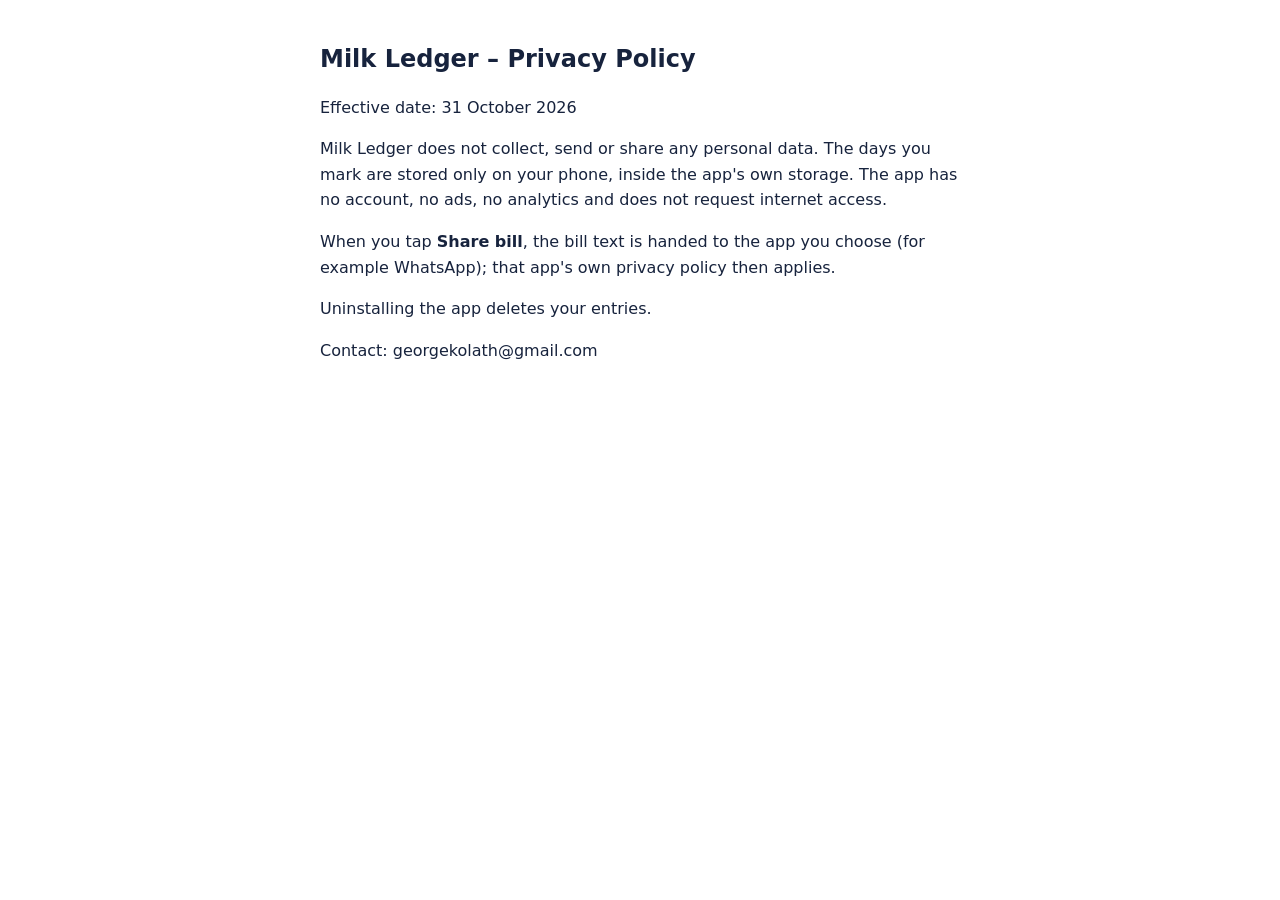
<file: milk-ledger/privacy.html>
<!doctype html>
<html lang="en"><head><meta charset="utf-8"><meta name="viewport" content="width=device-width, initial-scale=1">
<title>Milk Ledger – Privacy Policy</title>
<style>body{font:16px/1.6 system-ui,sans-serif;max-width:640px;margin:0 auto;padding:24px 16px;color:#17233d;background:#fff}h1{font-size:1.5rem}</style>
</head><body>
<h1>Milk Ledger – Privacy Policy</h1>
<p>Effective date: 31 October 2026</p>
<p>Milk Ledger does not collect, send or share any personal data. The days you mark are stored only on your phone, inside the app's own storage. The app has no account, no ads, no analytics and does not request internet access.</p>
<p>When you tap <b>Share bill</b>, the bill text is handed to the app you choose (for example WhatsApp); that app's own privacy policy then applies.</p>
<p>Uninstalling the app deletes your entries.</p>
<p>Contact: georgekolath@gmail.com</p>
</body></html>
</file>
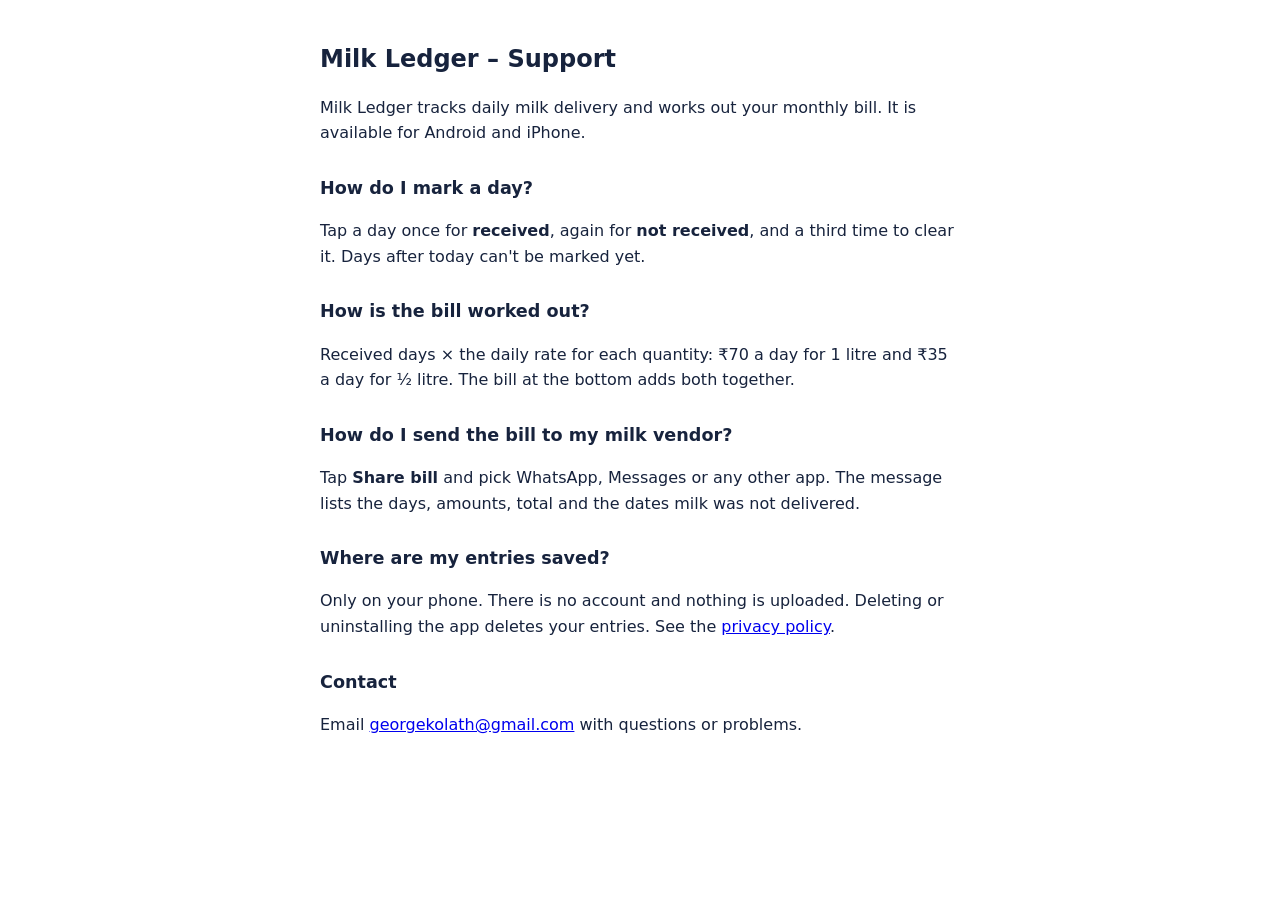
<file: milk-ledger/support.html>
<!doctype html>
<html lang="en"><head><meta charset="utf-8"><meta name="viewport" content="width=device-width, initial-scale=1">
<title>Milk Ledger – Support</title>
<style>body{font:16px/1.6 system-ui,sans-serif;max-width:640px;margin:0 auto;padding:24px 16px;color:#17233d;background:#fff}h1{font-size:1.5rem}h2{font-size:1.1rem;margin-top:1.6em}</style>
</head><body>
<h1>Milk Ledger – Support</h1>
<p>Milk Ledger tracks daily milk delivery and works out your monthly bill. It is available for Android and iPhone.</p>
<h2>How do I mark a day?</h2>
<p>Tap a day once for <b>received</b>, again for <b>not received</b>, and a third time to clear it. Days after today can't be marked yet.</p>
<h2>How is the bill worked out?</h2>
<p>Received days × the daily rate for each quantity: ₹70 a day for 1 litre and ₹35 a day for ½ litre. The bill at the bottom adds both together.</p>
<h2>How do I send the bill to my milk vendor?</h2>
<p>Tap <b>Share bill</b> and pick WhatsApp, Messages or any other app. The message lists the days, amounts, total and the dates milk was not delivered.</p>
<h2>Where are my entries saved?</h2>
<p>Only on your phone. There is no account and nothing is uploaded. Deleting or uninstalling the app deletes your entries. See the <a href="privacy.html">privacy policy</a>.</p>
<h2>Contact</h2>
<p>Email <a href="mailto:georgekolath@gmail.com">georgekolath@gmail.com</a> with questions or problems.</p>
</body></html>
</file>
